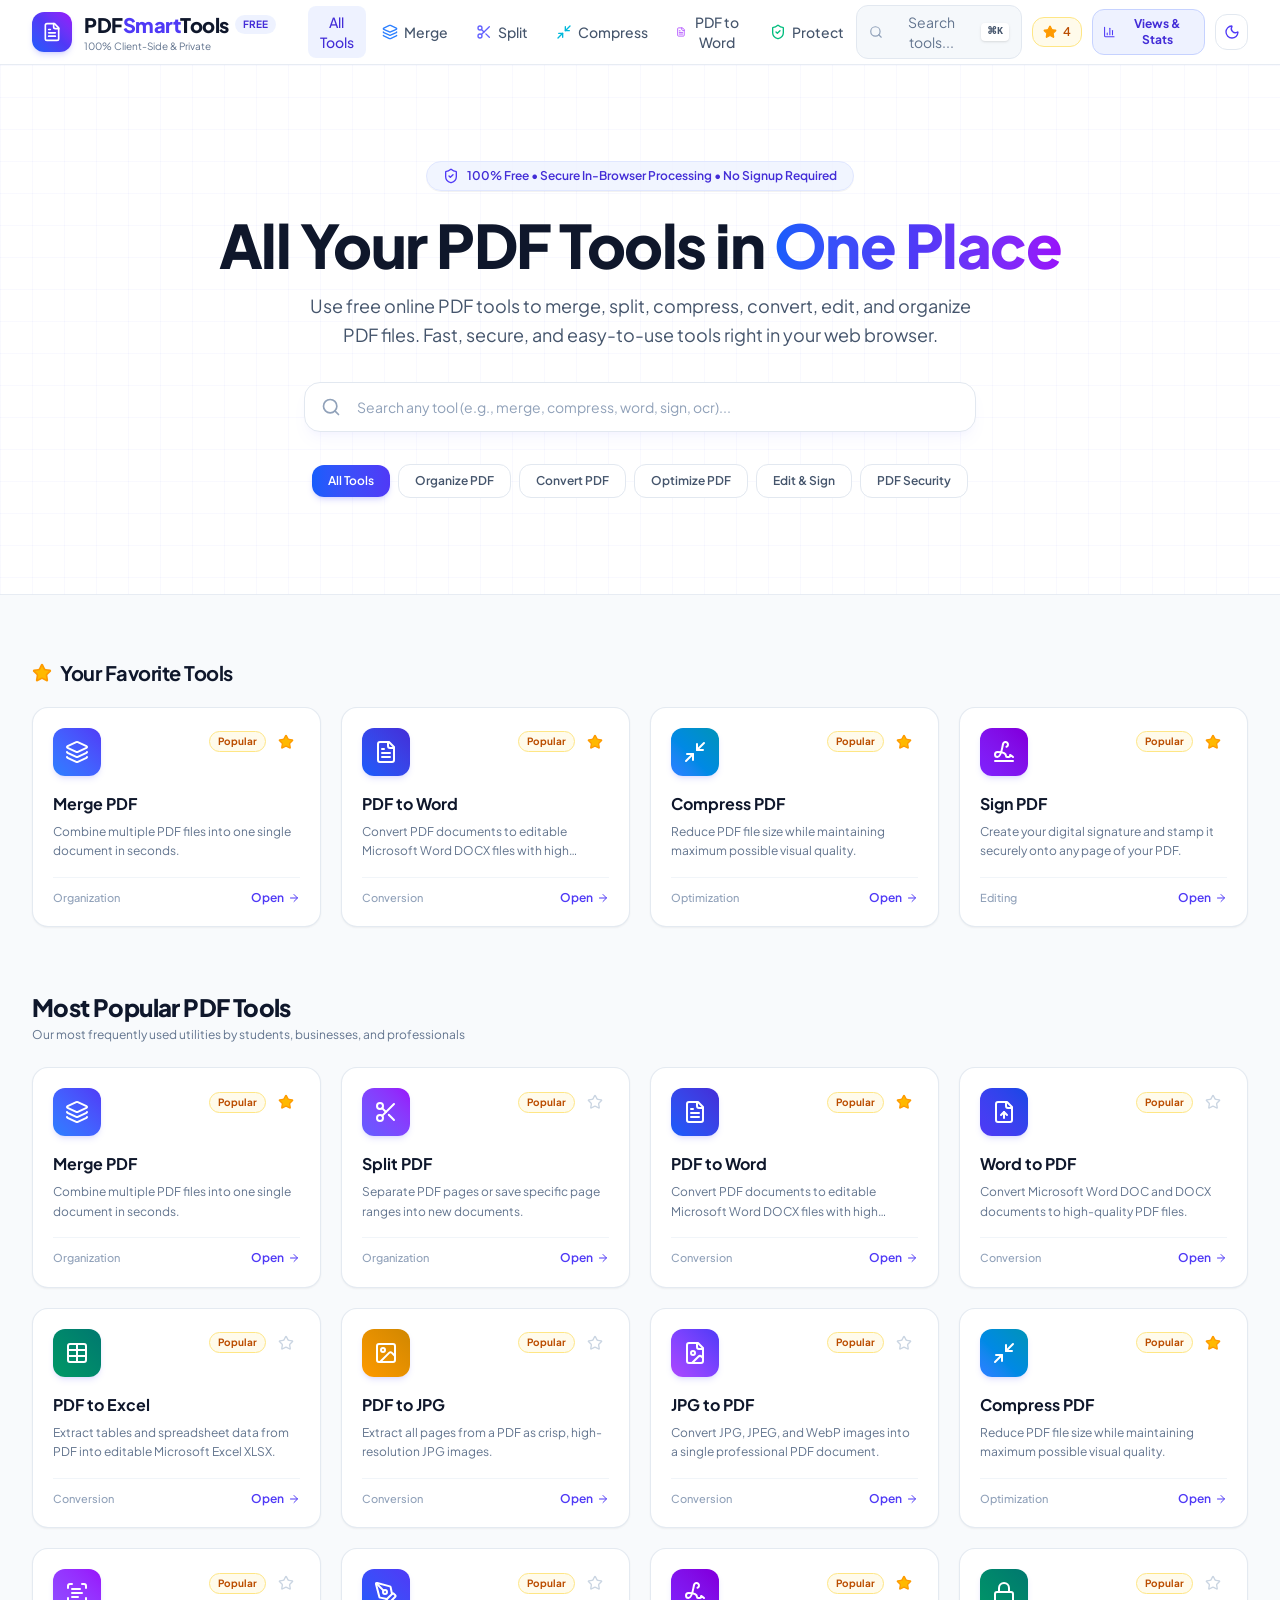
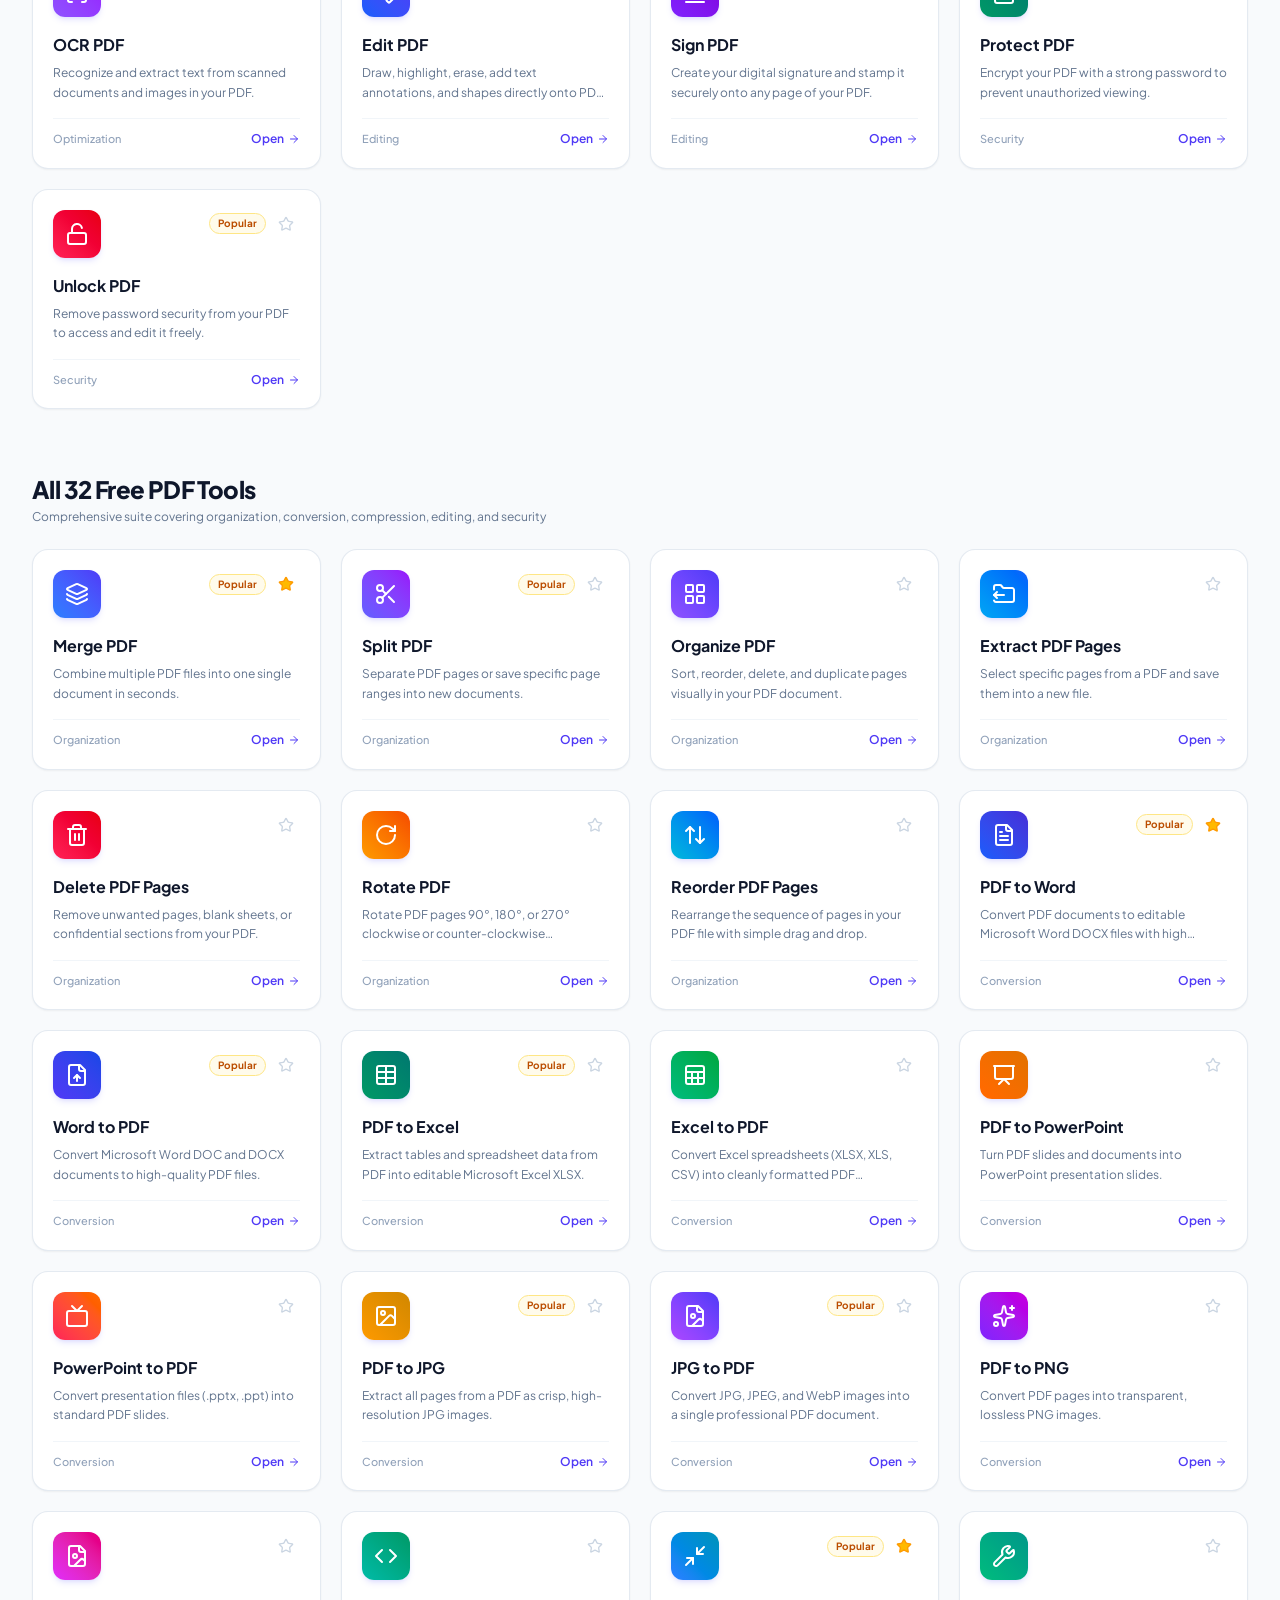
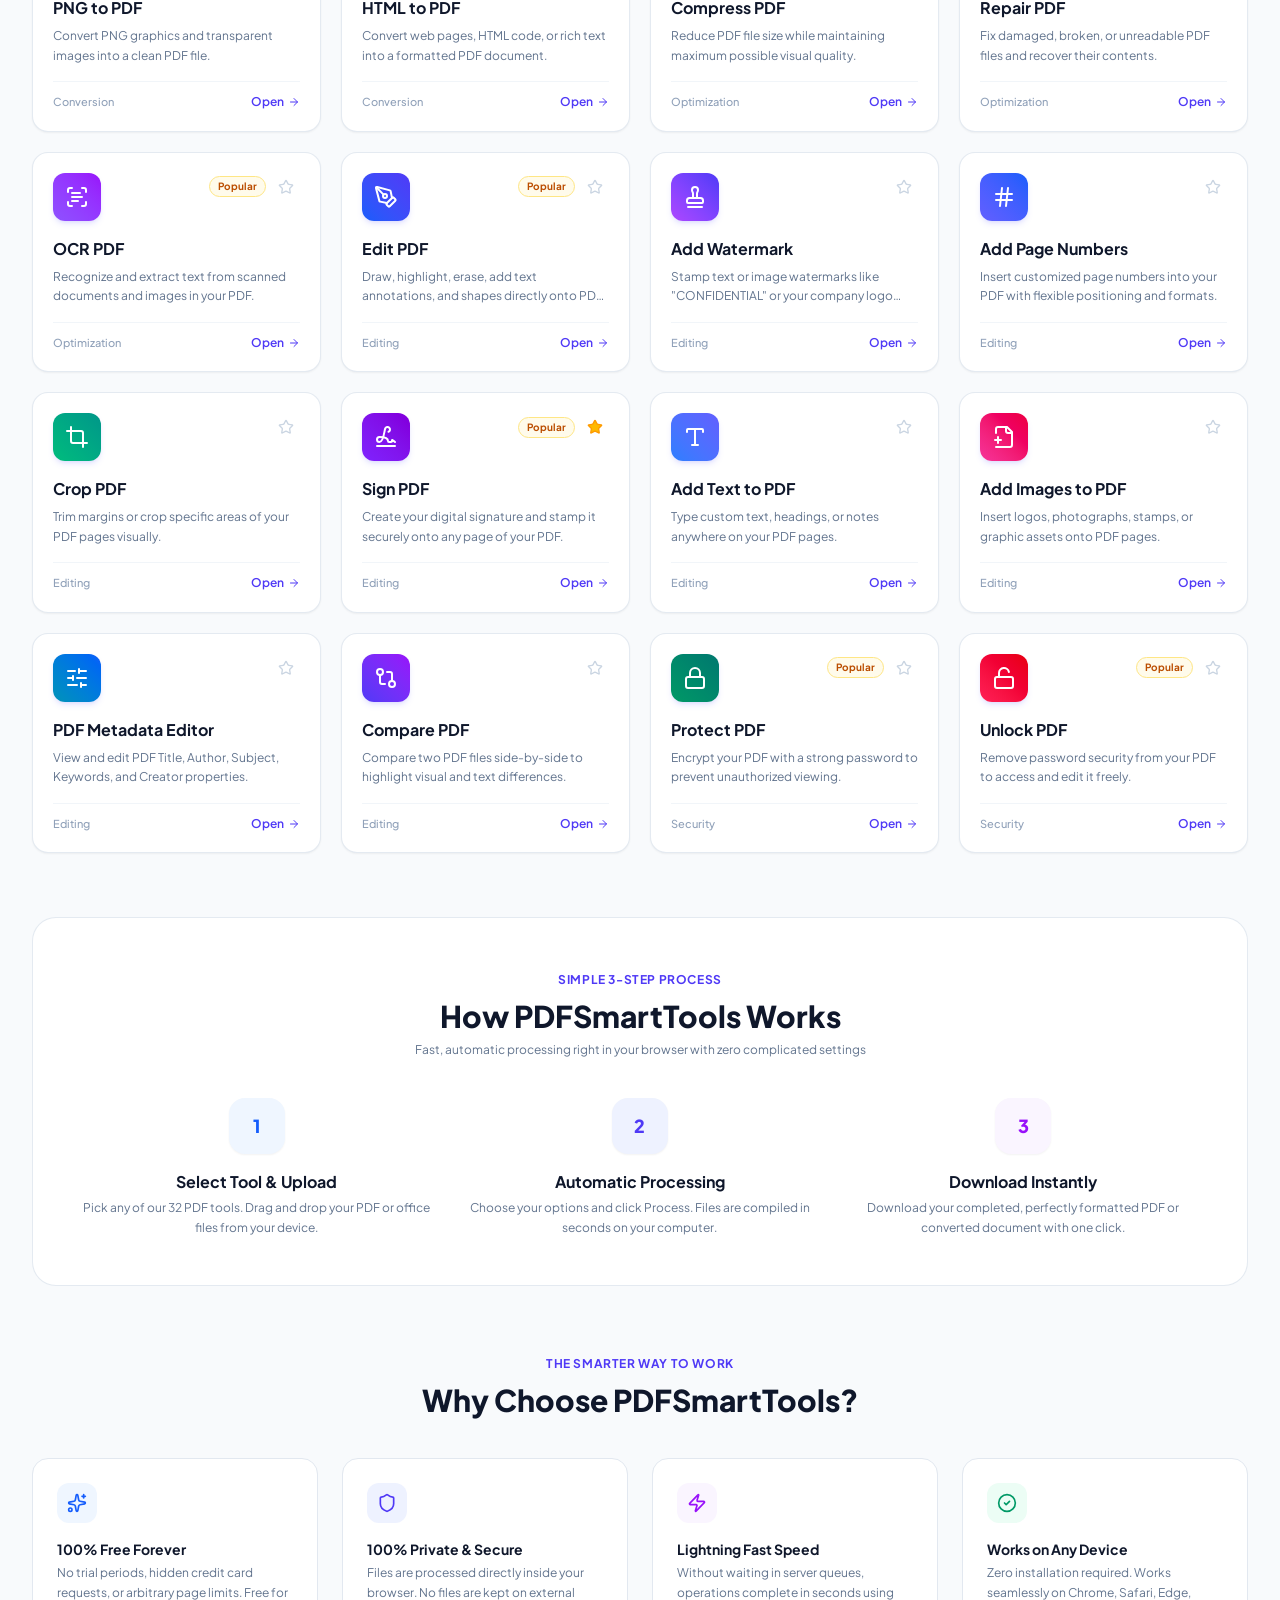
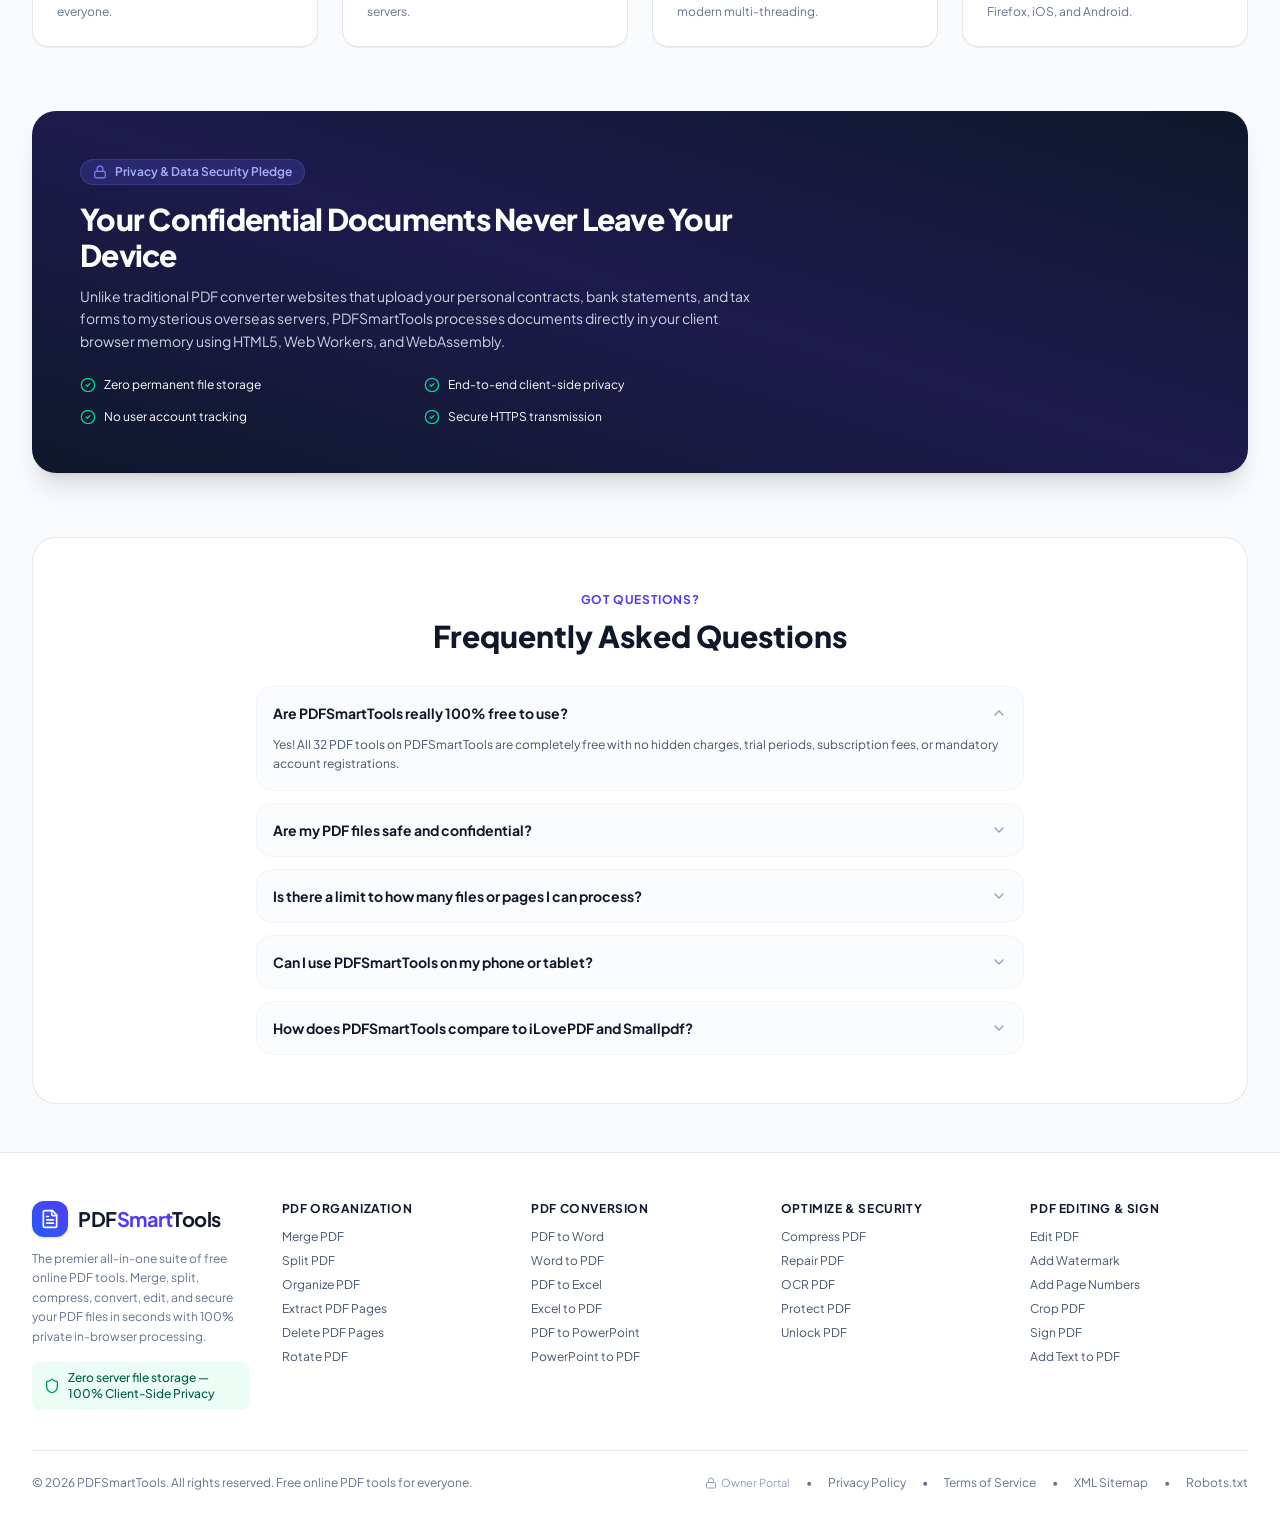
<file: index.html>
<!doctype html>
<html lang="en">
  <head>
    <meta charset="UTF-8" />
    <meta name="viewport" content="width=device-width, initial-scale=1.0" />
    <title>Free PDF Tools Online – Merge, Split, Compress & Convert PDF | PDFSmartTools</title>
    <meta name="description" content="Use free online PDF tools to merge, split, compress, convert, edit and organize PDF files. Fast, secure and easy-to-use PDF tools without mandatory registration." />
    <meta name="keywords" content="pdf smart tool, pdf smart tools, pdfsmarttools, pdf tools, merge pdf, split pdf, compress pdf, convert pdf to word, pdf editor, word to pdf, ocr pdf, sign pdf, free pdf online" />
    <meta name="author" content="PDFSmartTools" />
    <meta name="robots" content="index, follow" />
    <link rel="icon" type="image/svg+xml" href="/favicon.svg" />
    <link rel="canonical" href="https://pdfsmarttools.vercel.app/" />
    
    <!-- OpenGraph Metadata -->
    <meta property="og:type" content="website" />
    <meta property="og:site_name" content="PDFSmartTools" />
    <meta property="og:title" content="Free PDF Tools Online – Merge, Split, Compress & Convert PDF | PDFSmartTools" />
    <meta property="og:description" content="Use free online PDF tools to merge, split, compress, convert, edit and organize PDF files. Fast, secure and easy-to-use PDF tools without mandatory registration." />
    <meta property="og:image" content="/og-image.svg" />
    <meta property="og:url" content="https://pdfsmarttools.vercel.app/" />
    
    <!-- Twitter Card -->
    <meta name="twitter:card" content="summary_large_image" />
    <meta name="twitter:title" content="Free PDF Tools Online – Merge, Split, Compress & Convert PDF | PDFSmartTools" />
    <meta name="twitter:description" content="Use free online PDF tools to merge, split, compress, convert, edit and organize PDF files. Fast, secure and easy-to-use PDF tools." />
    
    <!-- Google Fonts -->
    <link rel="preconnect" href="https://fonts.googleapis.com">
    <link rel="preconnect" href="https://fonts.gstatic.com" crossorigin>
    <link href="https://fonts.googleapis.com/css2?family=Plus+Jakarta+Sans:wght@400;500;600;700;800&family=JetBrains+Mono:wght@400;500&display=swap" rel="stylesheet">
    
    <!-- Schema.org Structured Data -->
    <script type="application/ld+json">
    {
      "@context": "https://schema.org",
      "@type": "WebApplication",
      "name": "PDFSmartTools",
      "url": "https://pdfsmarttools.vercel.app/",
      "applicationCategory": "ProductivityApplication",
      "operatingSystem": "All",
      "browserRequirements": "Requires JavaScript. Requires HTML5.",
      "description": "Use free online PDF tools to merge, split, compress, convert, edit and organize PDF files. 100% private, client-side, fast and secure without registration.",
      "offers": {
        "@type": "Offer",
        "price": "0",
        "priceCurrency": "USD"
      },
      "featureList": [
        "Merge PDF files into a single document",
        "Split PDF files into individual pages or ranges",
        "Compress PDF files with custom compression quality",
        "Convert PDF to Word DOCX, Excel XLSX, Images JPG and PNG",
        "Convert Word, Excel, PPTX, JPG, PNG and HTML to PDF",
        "Sign PDF, Add Watermarks, Add Page Numbers, Edit Metadata",
        "Rotate, Reorder, Delete and Extract PDF pages",
        "Protect and Unlock PDF documents",
        "Client-side private processing with zero permanent file storage"
      ]
    }
    </script>
    <script type="module" crossorigin src="/assets/index-BkpGpXYj.js"></script>
    <link rel="stylesheet" crossorigin href="/assets/index-CSPZPc3x.css">
  </head>
  <body class="bg-slate-50 text-slate-900 antialiased selection:bg-indigo-500 selection:text-white dark:bg-slate-950 dark:text-slate-100 min-h-screen">
    <div id="root"></div>
  </body>
</html>
</file>
